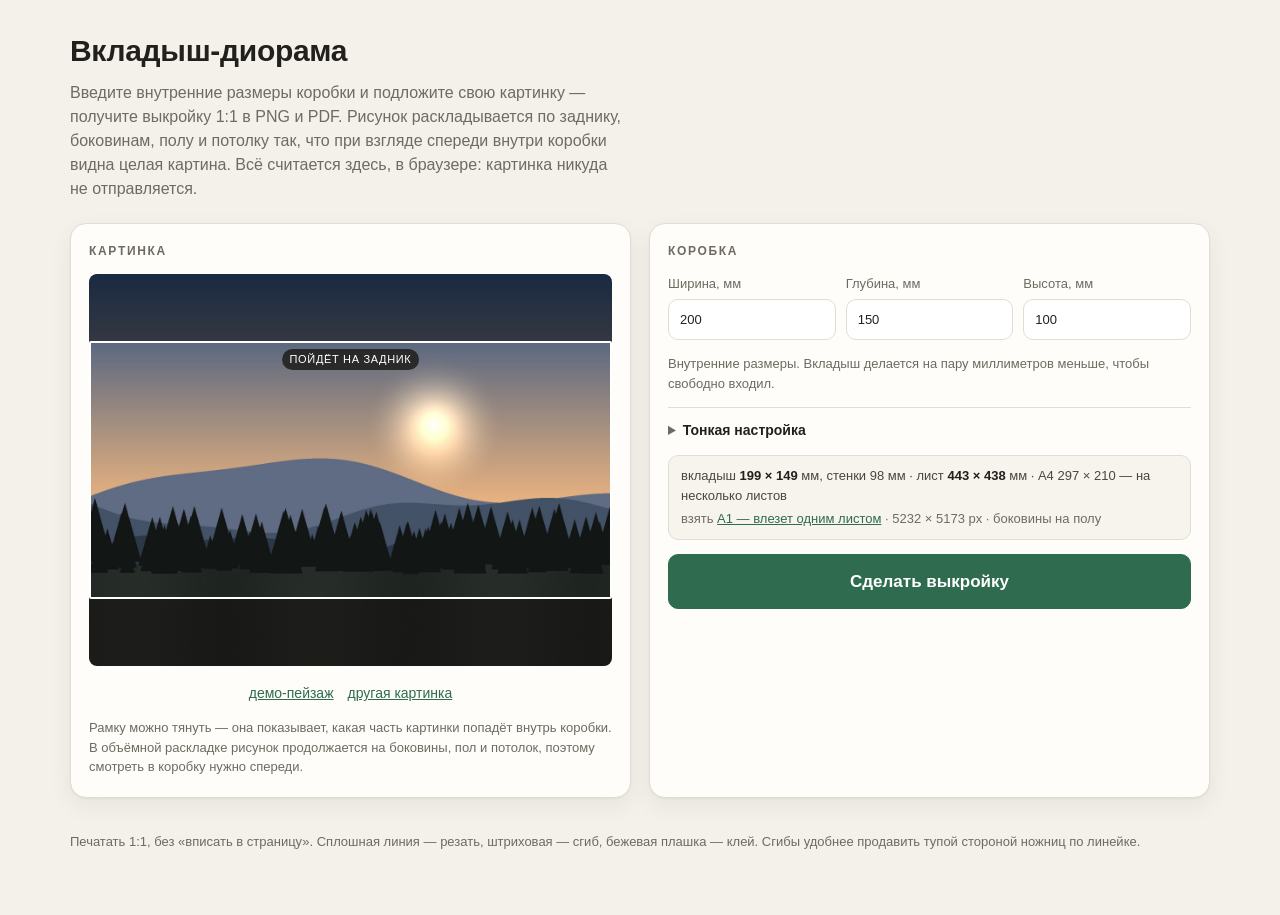
<file: docs/index.html>
<!doctype html>
<html lang="ru">
<head>
<meta charset="utf-8">
<meta name="viewport" content="width=device-width,initial-scale=1">
<title>Вкладыш-диорама — выкройка по размерам коробки</title>
<meta name="description" content="Выкройка вкладыша-диорамы под размеры коробки и вашу картинку: рисунок раскладывается по заднику, боковинам, полу и потолку. PNG и PDF, всё считается в браузере.">
<link rel="manifest" href="manifest.webmanifest">
<meta name="theme-color" content="#f4f1ea">
<link rel="apple-touch-icon" href="icon-192.png">
<link rel="icon" href="icon-192.png">
<link rel="stylesheet" href="style.css">
<script>
/* событие установки приходит раньше основного скрипта — ловим здесь */
window.__installPrompt = null;
window.addEventListener("beforeinstallprompt", function (e) {
  e.preventDefault();
  window.__installPrompt = e;
});
window.addEventListener("appinstalled", function () { window.__installed = true; });
</script>
</head>
<body>
<div class="wrap">
  <header>
    <div class="head-row">
      <h1>Вкладыш-диорама</h1>
      <button class="btn ghost" id="installBtn" type="button" hidden>Установить приложение</button>
    </div>
    <p class="pwa-hint" id="pwaHint" hidden></p>
    <p>Введите внутренние размеры коробки и подложите свою картинку — получите выкройку 1:1
       в PNG и PDF. Рисунок раскладывается по заднику, боковинам, полу и потолку так, что при
       взгляде спереди внутри коробки видна целая картина. Всё считается здесь, в браузере:
       картинка никуда не отправляется.</p>
  </header>

  <div class="grid">
    <section class="card">
      <h2>Картинка</h2>

      <div id="drop" class="drop">
        <strong>Перетащите картинку</strong>
        или нажмите, чтобы выбрать файл · JPG, PNG, WEBP
        <div class="row">
          <button class="btn" id="pickBtn" type="button">Выбрать файл</button>
          <button class="btn" id="demoBtn" type="button">Демо-пейзаж</button>
        </div>
      </div>
      <input type="file" id="file" accept="image/*" hidden>

      <div id="stage" hidden>
        <div class="shot" id="shot">
          <img id="prev" alt="выбранная картинка">
          <div class="crop" id="crop">
            <div class="crop__label">пойдёт на задник</div>
          </div>
        </div>
        <div class="links">
          <a href="#" id="demoLink">демо-пейзаж</a>
          <a href="#" id="pickLink">другая картинка</a>
        </div>
      </div>

      <p class="hint">Рамку можно тянуть — она показывает, какая часть картинки попадёт внутрь коробки.
         В объёмной раскладке рисунок продолжается на боковины, пол и потолок, поэтому смотреть
         в коробку нужно спереди.</p>
    </section>

    <section class="card">
      <h2>Коробка</h2>
      <div class="fields">
        <label>Ширина, мм<input id="w" type="number" min="20" max="1200" step="1" value="200" inputmode="numeric"></label>
        <label>Глубина, мм<input id="d" type="number" min="20" max="1200" step="1" value="150" inputmode="numeric"></label>
        <label>Высота, мм<input id="h" type="number" min="20" max="1200" step="1" value="100" inputmode="numeric"></label>
      </div>
      <p class="hint">Внутренние размеры. Вкладыш делается на пару миллиметров меньше, чтобы свободно входил.</p>

      <details id="adv">
        <summary>Тонкая настройка</summary>
        <div class="adv">
          <label>Зазор от стенок, мм<input id="fit" type="number" min="0" max="5" step="0.1" value="0.5"></label>
          <label>Клеевые клапаны, мм<input id="tab" type="number" min="0" max="40" step="1" value="12"></label>
          <label>Вылет под рез, мм<input id="bleed" type="number" min="0" max="10" step="0.5" value="3"></label>
          <label>Поле листа, мм<input id="margin" type="number" min="4" max="40" step="1" value="12"></label>
          <label>Разрешение, dpi
            <select id="dpi">
              <option>150</option><option>200</option>
              <option selected>300</option><option>400</option><option>600</option>
            </select>
          </label>
          <label>Бумага для PDF
            <select id="paper">
              <option value="auto" selected>авто</option>
              <option value="a4">A4</option>
              <option value="a3">A3</option>
              <option value="a2">A2</option>
              <option value="a1">A1</option>
              <option value="none">без полей (по размеру листа)</option>
            </select>
          </label>
          <label>Раскладка листа
            <select id="layout">
              <option value="auto" selected>авто — компактная</option>
              <option value="cross">боковины на полу (крест)</option>
              <option value="back">боковины на заднике</option>
            </select>
          </label>
          <label>Раскладка картинки
            <select id="fill">
              <option value="box" selected>объёмная — на все стенки</option>
              <option value="flat">плоская — продолжение края</option>
            </select>
          </label>
          <div class="checks">
            <label><input type="checkbox" id="ceiling" checked> закрыть сверху потолком</label>
            <label><input type="checkbox" id="labels"> подписать панели</label>
            <label><input type="checkbox" id="marks" checked> линии реза и сгиба</label>
            <label><input type="checkbox" id="blank"> пустая развёртка — только линии</label>
          </div>
        </div>
      </details>

      <div class="info" id="info">считаю…</div>
      <div style="margin-top:14px">
        <button class="btn primary" id="go" type="button">Сделать выкройку</button>
      </div>
    </section>
  </div>

  <section class="card result" id="result" hidden>
    <h2>Готово <span class="stale" id="stale" hidden>· размеры изменились, пересоберите</span></h2>
    <div class="rgrid" id="rgrid">
      <figure id="prevFig">
        <img id="assembled" alt="как это выглядит собранным">
        <figcaption>Так выкройка смотрится собранной — вид снаружи, внутрь коробки.</figcaption>
      </figure>
      <div>
        <figure>
          <img id="sheetImg" alt="лист выкройки">
          <figcaption id="sheetCap">лист выкройки</figcaption>
        </figure>
        <a class="dl" id="dlPng" href="#" download>PNG, 1:1 <span id="pngMeta"></span></a>
        <a class="dl" id="dlPdf" href="#" download>PDF для печати <span id="pdfMeta"></span></a>
        <div class="report" id="report"></div>
      </div>
    </div>
  </section>

  <footer>
    Печатать 1:1, без «вписать в страницу». Сплошная линия — резать, штриховая — сгиб,
    бежевая плашка — клей. Сгибы удобнее продавить тупой стороной ножниц по линейке.
  </footer>
</div>

<div class="busy" id="busy" hidden>
  <div class="spin"></div>
  <div id="busyText">собираю выкройку…</div>
</div>

<script src="js/geom.js"></script>
<script src="js/warp.js"></script>
<script src="js/art.js"></script>
<script src="js/sheet.js"></script>
<script src="js/pdf.js"></script>
<script src="js/preview.js"></script>
<script src="js/demo.js"></script>
<script src="js/ui.js"></script>
</body>
</html>
</file>
<file: docs/style.css>
:root{
  --bg:#f4f1ea; --card:#fffdf9; --ink:#22201d; --muted:#6f6a62;
  --line:#e2ddd2; --accent:#2f6b4f; --accent2:#24543d; --warn:#a8531f;
  --shadow:0 1px 2px rgba(40,35,25,.06),0 8px 24px rgba(40,35,25,.06);
}
*{box-sizing:border-box}
html,body{margin:0;padding:0}
body{
  background:var(--bg); color:var(--ink); font:16px/1.5 Arial,"Segoe UI",Roboto,sans-serif;
  -webkit-text-size-adjust:100%;
}
[hidden]{display:none !important}
.wrap{max-width:1180px;margin:0 auto;padding:28px 20px 64px}
header h1{font-size:30px;margin:0 0 8px;letter-spacing:-.01em}
header p{margin:0;color:var(--muted);max-width:62ch}
.head-row{display:flex;align-items:center;gap:14px;flex-wrap:wrap;margin-bottom:8px}
.head-row h1{margin:0}
.btn.ghost{background:transparent;border-color:var(--accent);color:var(--accent);font-size:14px;padding:7px 12px}
.btn.ghost:hover{background:#eef4ef}
.pwa-hint{margin:8px 0 0;color:var(--muted);font-size:13px;max-width:62ch}
.grid{display:grid;grid-template-columns:minmax(0,1fr) minmax(0,1fr);gap:18px;margin-top:22px}
@media (max-width:900px){.grid{grid-template-columns:1fr}}
.card{background:var(--card);border:1px solid var(--line);border-radius:16px;padding:18px 18px 20px;box-shadow:var(--shadow)}
.card h2{font-size:12px;letter-spacing:.14em;text-transform:uppercase;color:var(--muted);margin:0 0 14px;font-weight:700}

/* картинка */
.drop{border:2px dashed var(--line);border-radius:12px;padding:18px;text-align:center;color:var(--muted);cursor:pointer;transition:border-color .15s,background .15s}
.drop:hover,.drop.over{border-color:var(--accent);background:#f7faf7}
.drop strong{display:block;color:var(--ink);font-size:17px;margin-bottom:6px}
.row{display:flex;gap:10px;flex-wrap:wrap;justify-content:center;margin-top:12px}
.btn{appearance:none;border:1px solid var(--line);background:#fff;color:var(--ink);border-radius:10px;padding:9px 14px;font:inherit;cursor:pointer}
.btn:hover{border-color:#cfc7b8}
.btn.primary{background:var(--accent);border-color:var(--accent);color:#fff;font-weight:700;width:100%;padding:14px;font-size:17px}
.btn.primary:hover{background:var(--accent2)}
.btn:disabled{opacity:.55;cursor:default}
.shot{position:relative;display:inline-block;max-width:100%;line-height:0;touch-action:none;overflow:hidden;border-radius:8px}
.shot img{max-width:100%;max-height:52vh;display:block;border-radius:8px;user-select:none;-webkit-user-drag:none}
.crop{position:absolute;border:2px solid #fff;box-shadow:0 0 0 9999px rgba(20,18,15,.55);cursor:grab;border-radius:2px}
.crop__label{position:absolute;top:6px;left:50%;transform:translateX(-50%);
  background:rgba(24,22,18,.78);color:#fff;font-size:11px;line-height:1;padding:5px 8px;border-radius:999px;white-space:nowrap;letter-spacing:.06em;text-transform:uppercase}
.hint{color:var(--muted);font-size:13px;margin:14px 0 0}
.links{display:flex;gap:14px;justify-content:center;margin-top:10px;font-size:14px}
a{color:var(--accent)}
a:hover{color:var(--accent2)}

/* поля */
.fields{display:grid;grid-template-columns:repeat(3,minmax(0,1fr));gap:10px}
.fields.two{grid-template-columns:repeat(2,minmax(0,1fr))}
label{display:block;font-size:13px;color:var(--muted)}
input,select{width:100%;margin-top:5px;padding:10px 11px;border:1px solid var(--line);border-radius:10px;background:#fff;color:var(--ink);font:inherit}
input:focus,select:focus{outline:2px solid #cfe3d7;border-color:var(--accent)}
details{margin-top:14px;border-top:1px solid var(--line);padding-top:12px}
summary{cursor:pointer;color:var(--ink);font-size:14px;font-weight:600}
summary::marker{color:var(--muted)}
.adv{display:grid;grid-template-columns:repeat(2,minmax(0,1fr));gap:10px;margin-top:12px}
@media (max-width:560px){.adv{grid-template-columns:1fr}.fields{grid-template-columns:repeat(3,minmax(0,1fr))}}
.checks{grid-column:1/-1;display:grid;grid-template-columns:1fr 1fr;gap:8px 14px;font-size:14px;color:var(--ink)}
@media (max-width:560px){.checks{grid-template-columns:1fr}}
.checks label{display:flex;gap:8px;align-items:flex-start;color:var(--ink);font-size:14px;margin:0}
.checks input{width:auto;margin:2px 0 0}
.info{margin-top:14px;background:#f7f4ee;border:1px solid var(--line);border-radius:10px;padding:10px 12px;font-size:13px;color:#4b463e}
.info b{color:var(--ink)}
.info .info2{display:block;margin-top:4px;color:#6f6a62}
.info .alt{color:var(--accent);text-decoration:underline;cursor:pointer}

/* результат */
.result{margin-top:18px}
.result h2{margin-bottom:10px}
.rgrid{display:grid;grid-template-columns:minmax(0,1fr) minmax(0,1fr);gap:16px}
@media (max-width:820px){.rgrid{grid-template-columns:1fr}}
figure{margin:0}
figure img{width:100%;border-radius:10px;display:block;border:1px solid var(--line);background:#181a1d}
figcaption{color:var(--muted);font-size:13px;margin-top:8px}
.dl{display:block;margin-top:10px;background:#fff;border:1px solid var(--line);border-radius:10px;padding:11px 13px;text-decoration:none;color:var(--ink);font-weight:600}
.dl:hover{border-color:var(--accent)}
.dl span{float:right;color:var(--muted);font-weight:400}
.report{font-size:13px;color:var(--muted);margin-top:12px;white-space:pre-line}
.stale{color:var(--warn);font-size:13px}
.busy{position:fixed;inset:0;background:rgba(244,241,234,.82);display:flex;align-items:center;justify-content:center;z-index:50;flex-direction:column;gap:14px}
.spin{width:38px;height:38px;border:3px solid #cfc7b8;border-top-color:var(--accent);border-radius:50%;animation:sp 1s linear infinite}
@keyframes sp{to{transform:rotate(360deg)}}
footer{margin-top:34px;color:var(--muted);font-size:13px}
</file>
